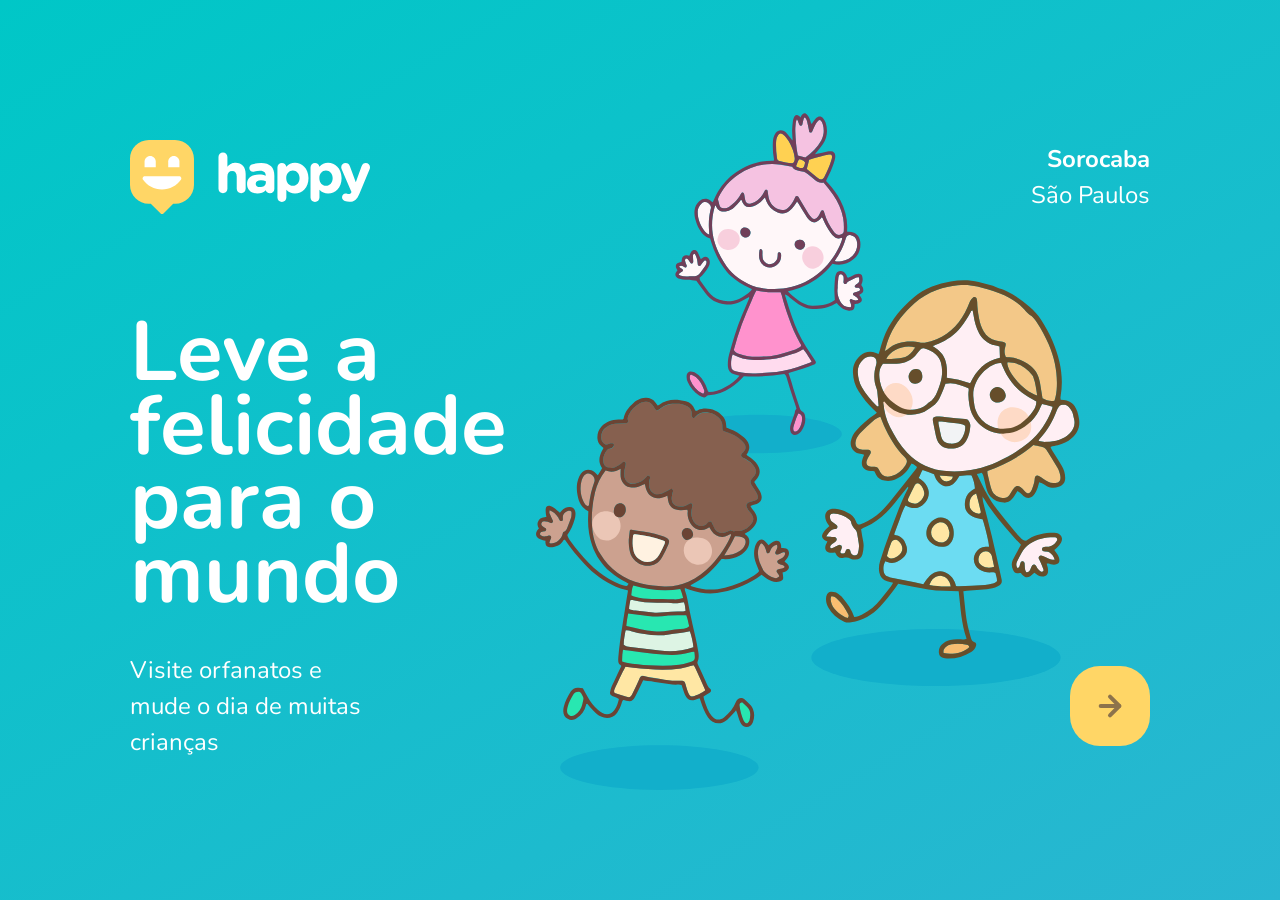
<file: Projeto-NLW3/index.html>
<!DOCTYPE html>
<html lang="pt_BR">
  <head>
    <meta charset="UTF-8" />
    <meta name="viewport" content="width=device-width, initial-scale=1.0" />

    <link rel="icon" href="./public/images/logo-icon.png" />
    <link rel="stylesheet" href="./public/css/main.css" />

    <link rel="stylesheet" href="./public/css/page-landing.css" />

    <link rel="stylesheet" href="./public/css/animations.css" />
    <link rel="preconnect" href="https://fonts.gstatic.com" />
    <link
      href="https://fonts.googleapis.com/css2?family=Nunito:wght@400;600;700;800&display=swap"
      rel="stylesheet"
    />

    <title>Happy</title>
  </head>
  <body id="body">
    <div id="page-landing">
      <div id="container">
        <header>
          <img
            class="animate-up"
            id="logo"
            src="./public/images/logo.svg"
            alt="logo marca da Happy"
          />

          <div class="location animate-up">
            <strong>Sorocaba</strong>
            <p>São Paulos</p>
          </div>
        </header>

        <main>
          <h1 class="animate-up">Leve a felicidade para o mundo</h1>
          <section class="visit">
            <p class="animate-up">
              Visite orfanatos e mude o dia de muitas crianças
            </p>

            <a href="./orphanages.html" tittle="Visite Orfanatos" class="animate-up">
              <img src="./public/images/arrow.svg" alt="Ir para o Mapa" />
            </a>
          </section>
        </main>
      </div>
    </div>
  </body>
</html>
</file>
<file: Projeto-NLW3/public/css/main.css>
* {
  margin: 0;
  padding: 0;
  box-sizing: border-box;
}

body {
  height: 100vh;
  color: white;
  background: #ebf2f5;
}

:root {
  font-size: 62.5%;
}

body,
input,
button,
textarea {
  font: 400 1.8rem/1 "Nunito", sans-serif;
}
</file>
<file: Projeto-NLW3/public/css/page-landing.css>
#page-landing {
  background: linear-gradient(329.54deg, #29b6d1 0%, #00c7c7 100%);

  text-align: center;
  min-height: 100vh;
  display: flex;
  align-items: center;
}

#container {
  margin: auto;
  width: min(90%, 112rem);
}

.location,
h1,
.visit p {
  height: 16vh;
}

#logo{
    animation-delay: 50ms;
}

.location{
    animation-delay: 100ms;
}

main h1 {
    animation-delay: 150ms;
    font-size: clamp(4rem, 8vw, 8.4rem);
}

.visit p{
    animation-delay: 200ms;
}

.visit a:hover{
    background: #96feff;
}

.visit a {
    width: 8rem;
    height: 8rem;
    background: #ffd666;
  
    border: none;
    border-radius: 3rem;
    display: flex;
    align-items: center;
    justify-content: center;
    margin: auto;
  
    transition: background 200ms;
    animation-delay: 250ms;
  }


/*Desktop Version*/

@media (min-width: 760px) {
    #container{
        padding: 5rem;
        /*Shorthand background: image no-repeat / position / size*/
        background: url(../images/bg.svg) no-repeat 80% / clamp(30rem, 54vw, 56rem);
    }

    header {
        display: flex;
        align-items: center;
        justify-content: space-between;
    }

    .location, h1, .visit p {
        height: initial;
        text-align: initial;
    }

    .location {
        text-align: right;
        font-size: 2.4rem;
        line-height: 1.5;
    }

    main h1 {
        font-weight: bold;
        width: min(300px, 80%);
        line-height: .88;
        margin: clamp(10%, 9vh, 12%) 0 4rem;
    }

    .visit p {
        font-size: 2.4rem;
        line-height: 1.5;
        width: clamp(2rem, 20vw, 30rem);
    }

    .visit {
        display: flex;
        align-items: center;
        justify-content: space-between;
    }

    .visit a{
        margin: initial;
    }
}
</file>
<file: Projeto-NLW3/public/css/animations.css>
/*Animações*/

@keyframes up{
    from {
        opacity: 0;
        transform: translateY(16px);
    }
    to {
        opacity: 1;
        transform: translateY(0);
    }
}

@keyframes appear{
    from {
        opacity: 0;
    }
    to {
        opacity: 1;
    }
}

.animate-appear {
    animation-name: appear;
    animation-duration: 300ms;
    animation-fill-mode: backwards;
}

.animate-up{
    animation-name: up;
    animation-duration: 300ms;
    animation-fill-mode: backwards;
}

@keyframes right {
    from {
        transform: translateX(-100%);
    }
    to {
        transform: translateX(0);
    }
}

.animate-right{
    animation-name: right;
    animation-duration: 300ms;
}
</file>
